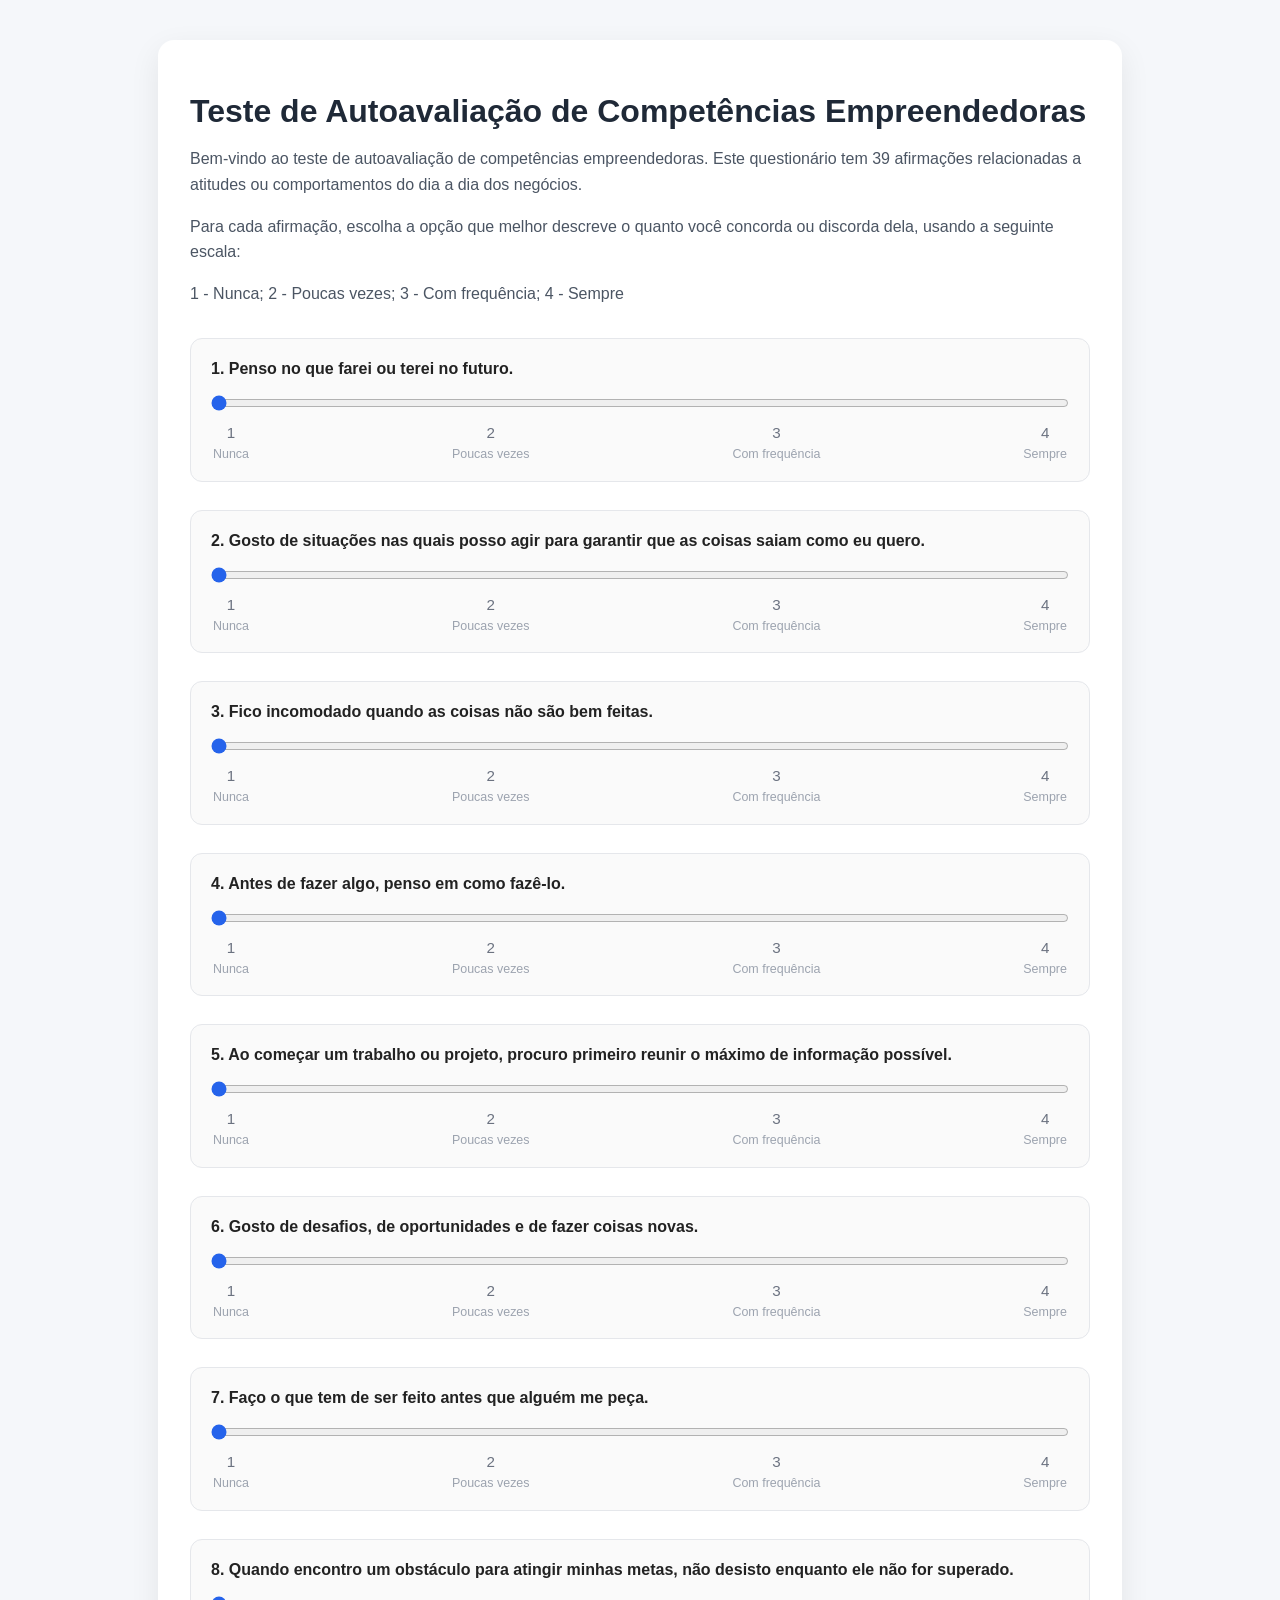
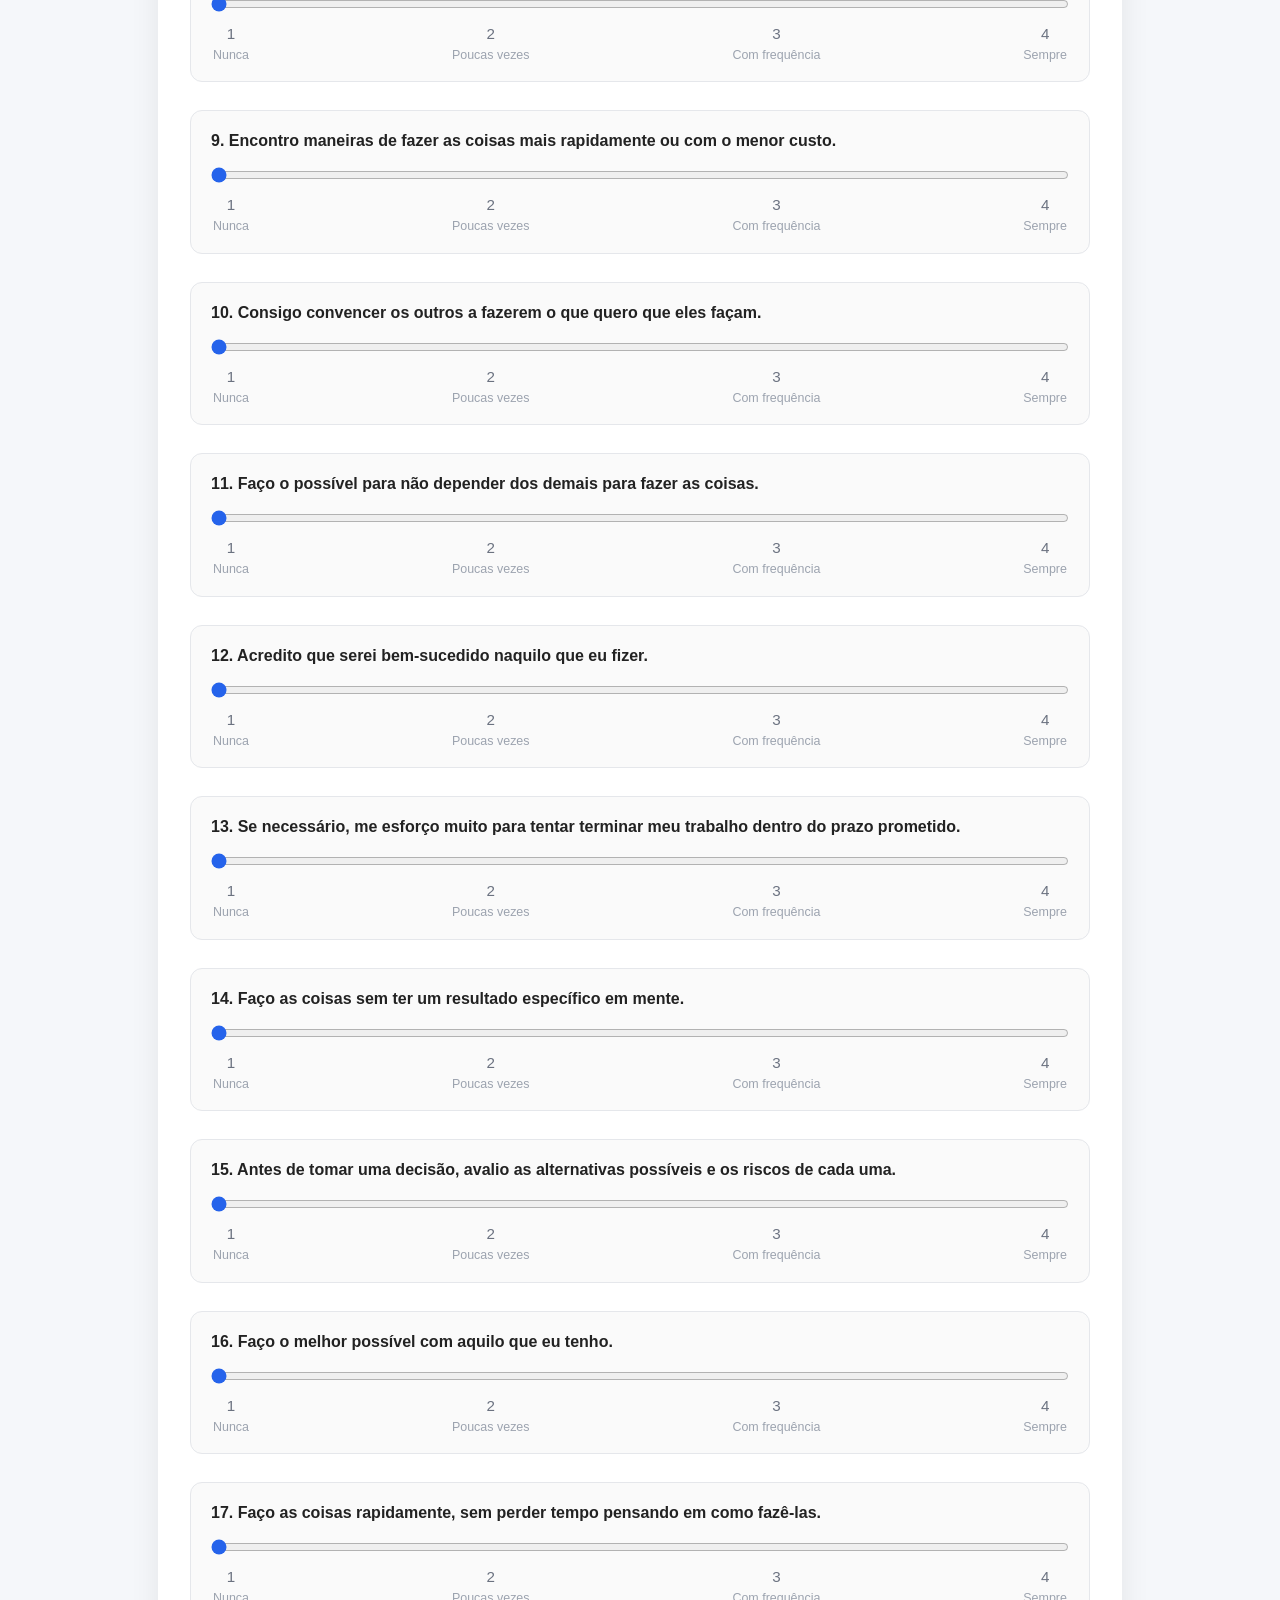
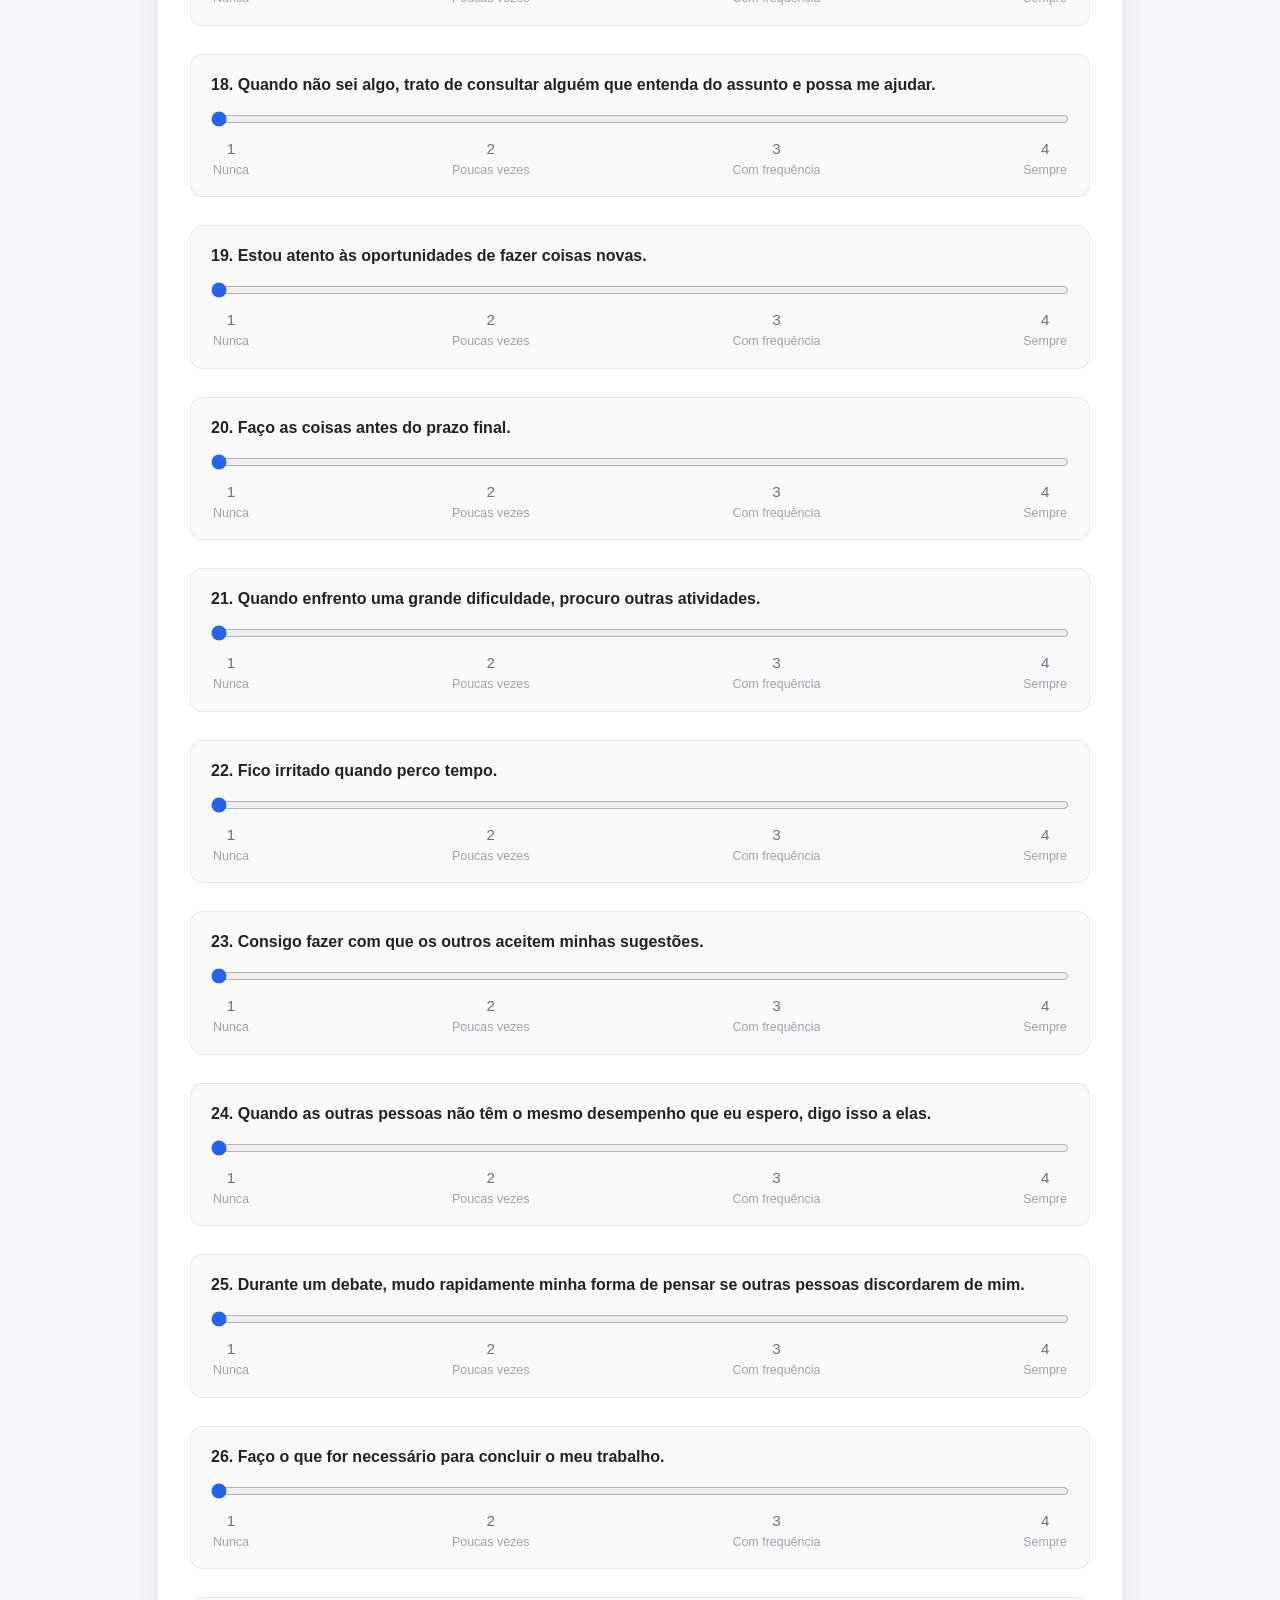
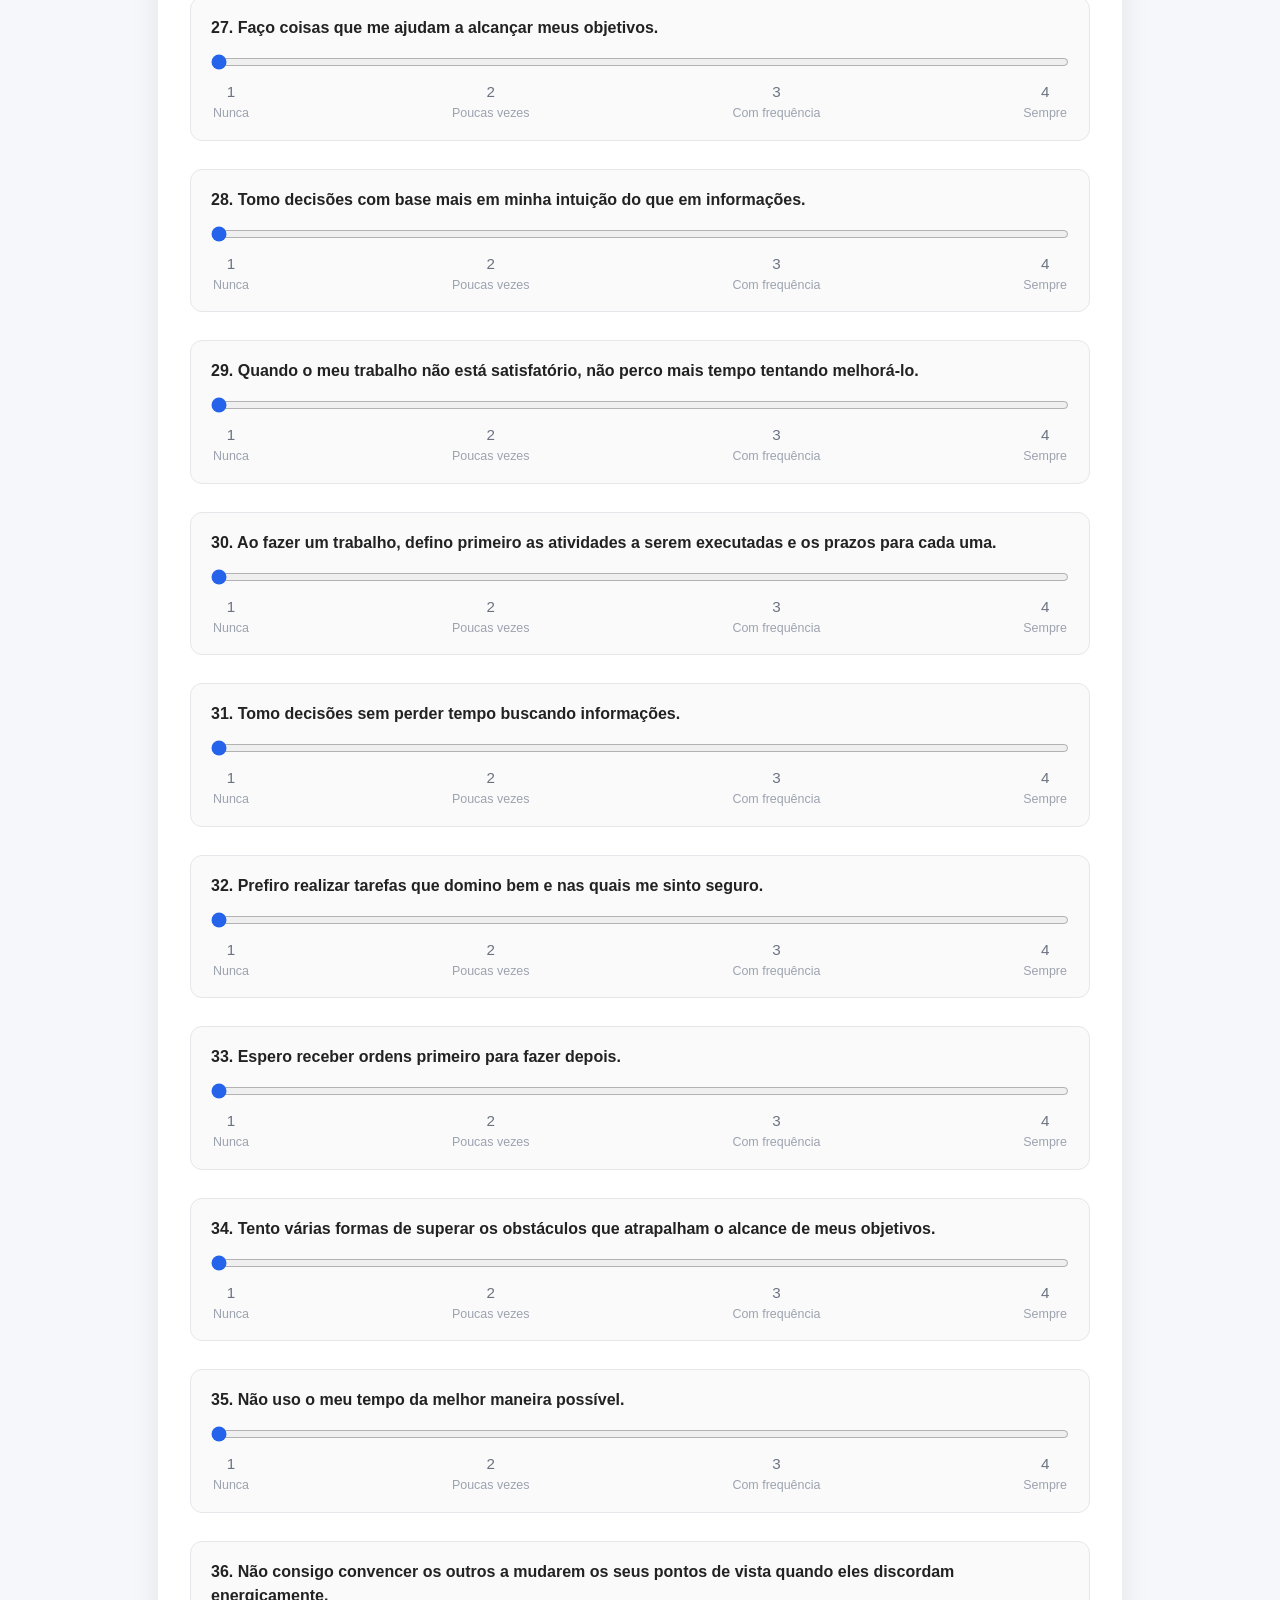
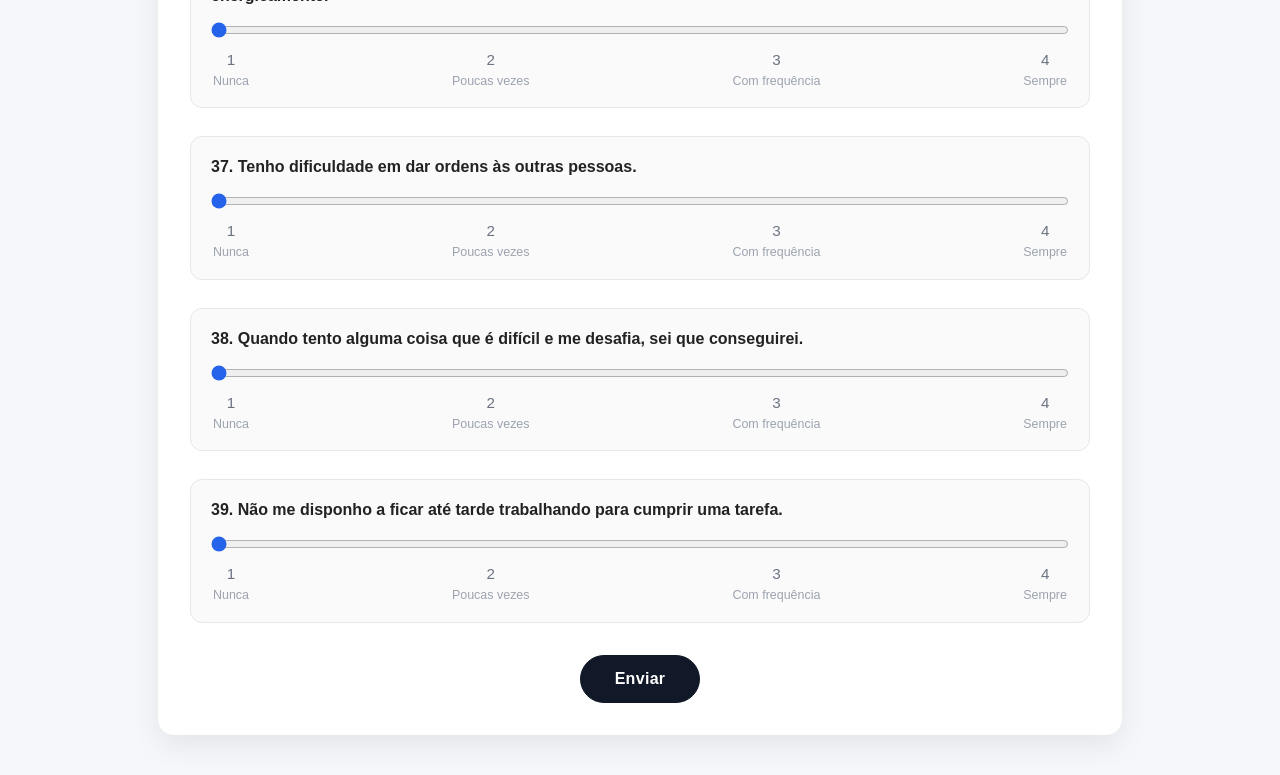
<file: index.html>
<!DOCTYPE html>
<html lang="pt-br">

<head>
    <meta charset="UTF-8">
    <meta name="viewport" content="width=device-width, initial-scale=1.0">
    <link rel="stylesheet" href="style.css">
    <title>Teste de Autoavaliação</title>
</head>

<body>
    <main class="container">
        <header>
            <h1>Teste de Autoavaliação de Competências Empreendedoras</h1>

            <p>
                Bem-vindo ao teste de autoavaliação de competências empreendedoras.
                Este questionário tem 39 afirmações relacionadas a atitudes ou comportamentos do dia a dia dos negócios.
            </p>

            <p>
                Para cada afirmação, escolha a opção que melhor descreve o quanto você concorda ou discorda dela,
                usando a seguinte escala:
            </p>

            <p>1 - Nunca; 2 - Poucas vezes; 3 - Com frequência; 4 - Sempre</p>
        </header>

        <form action="" class="questionnaire-form" id="formulario">

            <div class="question">
                <label for="question1">1. Penso no que farei ou terei no futuro.</label>
                <input type="range" id="question1" name="question1" min="1" max="4" step="1" value="1">
                <div class="range-values text">
                    <span>1<br><small>Nunca</small></span>
                    <span>2<br><small>Poucas vezes</small></span>
                    <span>3<br><small>Com frequência</small></span>
                    <span>4<br><small>Sempre</small></span>
                </div>
            </div>

            <div class="question">
                <label for="question2">2. Gosto de situações nas quais posso agir para garantir que as coisas saiam como eu quero.</label>
                <input type="range" id="question2" name="question2" min="1" max="4" step="1" value="1">
                <div class="range-values text">
                    <span>1<br><small>Nunca</small></span>
                    <span>2<br><small>Poucas vezes</small></span>
                    <span>3<br><small>Com frequência</small></span>
                    <span>4<br><small>Sempre</small></span>
                </div>
            </div>

            <div class="question">
                <label for="question3">3. Fico incomodado quando as coisas não são bem feitas.</label>
                <input type="range" id="question3" name="question3" min="1" max="4" step="1" value="1">
                <div class="range-values text">
                    <span>1<br><small>Nunca</small></span>
                    <span>2<br><small>Poucas vezes</small></span>
                    <span>3<br><small>Com frequência</small></span>
                    <span>4<br><small>Sempre</small></span>
                </div>
            </div>

            <div class="question">
                <label for="question4">4. Antes de fazer algo, penso em como fazê-lo.</label>
                <input type="range" id="question4" name="question4" min="1" max="4" step="1" value="1">
                <div class="range-values text">
                    <span>1<br><small>Nunca</small></span>
                    <span>2<br><small>Poucas vezes</small></span>
                    <span>3<br><small>Com frequência</small></span>
                    <span>4<br><small>Sempre</small></span>
                </div>
            </div>

            <div class="question">
                <label for="question5">5. Ao começar um trabalho ou projeto, procuro primeiro reunir o máximo de informação possível.</label>
                <input type="range" id="question5" name="question5" min="1" max="4" step="1" value="1">
                <div class="range-values text">
                    <span>1<br><small>Nunca</small></span>
                    <span>2<br><small>Poucas vezes</small></span>
                    <span>3<br><small>Com frequência</small></span>
                    <span>4<br><small>Sempre</small></span>
                </div>
            </div>

            <div class="question">
                <label for="question6">6. Gosto de desafios, de oportunidades e de fazer coisas novas.</label>
                <input type="range" id="question6" name="question6" min="1" max="4" step="1" value="1">
                <div class="range-values text">
                    <span>1<br><small>Nunca</small></span>
                    <span>2<br><small>Poucas vezes</small></span>
                    <span>3<br><small>Com frequência</small></span>
                    <span>4<br><small>Sempre</small></span>
                </div>
            </div>

            <div class="question">
                <label for="question7">7. Faço o que tem de ser feito antes que alguém me peça.</label>
                <input type="range" id="question7" name="question7" min="1" max="4" step="1" value="1">
                <div class="range-values text">
                    <span>1<br><small>Nunca</small></span>
                    <span>2<br><small>Poucas vezes</small></span>
                    <span>3<br><small>Com frequência</small></span>
                    <span>4<br><small>Sempre</small></span>
                </div>
            </div>

            <div class="question">
                <label for="question8">8. Quando encontro um obstáculo para atingir minhas metas, não desisto enquanto ele não for superado.</label>
                <input type="range" id="question8" name="question8" min="1" max="4" step="1" value="1">
                <div class="range-values text">
                    <span>1<br><small>Nunca</small></span>
                    <span>2<br><small>Poucas vezes</small></span>
                    <span>3<br><small>Com frequência</small></span>
                    <span>4<br><small>Sempre</small></span>
                </div>
            </div>

            <div class="question">
                <label for="question9">9. Encontro maneiras de fazer as coisas mais rapidamente ou com o menor custo.</label>
                <input type="range" id="question9" name="question9" min="1" max="4" step="1" value="1">
                <div class="range-values text">
                    <span>1<br><small>Nunca</small></span>
                    <span>2<br><small>Poucas vezes</small></span>
                    <span>3<br><small>Com frequência</small></span>
                    <span>4<br><small>Sempre</small></span>
                </div>
            </div>

            <div class="question">
                <label for="question10">10. Consigo convencer os outros a fazerem o que quero que eles façam.</label>
                <input type="range" id="question10" name="question10" min="1" max="4" step="1" value="1">
                <div class="range-values text">
                    <span>1<br><small>Nunca</small></span>
                    <span>2<br><small>Poucas vezes</small></span>
                    <span>3<br><small>Com frequência</small></span>
                    <span>4<br><small>Sempre</small></span>
                </div>
            </div>

            <div class="question">
                <label for="question11">11. Faço o possível para não depender dos demais para fazer as coisas.</label>
                <input type="range" id="question11" name="question11" min="1" max="4" step="1" value="1">
                <div class="range-values text">
                    <span>1<br><small>Nunca</small></span>
                    <span>2<br><small>Poucas vezes</small></span>
                    <span>3<br><small>Com frequência</small></span>
                    <span>4<br><small>Sempre</small></span>
                </div>
            </div>

            <div class="question">
                <label for="question12">12. Acredito que serei bem-sucedido naquilo que eu fizer.</label>
                <input type="range" id="question12" name="question12" min="1" max="4" step="1" value="1">
                <div class="range-values text">
                    <span>1<br><small>Nunca</small></span>
                    <span>2<br><small>Poucas vezes</small></span>
                    <span>3<br><small>Com frequência</small></span>
                    <span>4<br><small>Sempre</small></span>
                </div>
            </div>

            <div class="question">
                <label for="question13">13. Se necessário, me esforço muito para tentar terminar meu trabalho dentro do prazo prometido.</label>
                <input type="range" id="question13" name="question13" min="1" max="4" step="1" value="1">
                <div class="range-values text">
                    <span>1<br><small>Nunca</small></span>
                    <span>2<br><small>Poucas vezes</small></span>
                    <span>3<br><small>Com frequência</small></span>
                    <span>4<br><small>Sempre</small></span>
                </div>
            </div>

            <div class="question">
                <label for="question14">14. Faço as coisas sem ter um resultado específico em mente.</label>
                <input type="range" id="question14" name="question14" min="1" max="4" step="1" value="1">
                <div class="range-values text">
                    <span>1<br><small>Nunca</small></span>
                    <span>2<br><small>Poucas vezes</small></span>
                    <span>3<br><small>Com frequência</small></span>
                    <span>4<br><small>Sempre</small></span>
                </div>
            </div>

            <div class="question">
                <label for="question15">15. Antes de tomar uma decisão, avalio as alternativas possíveis e os riscos de cada uma.</label>
                <input type="range" id="question15" name="question15" min="1" max="4" step="1" value="1">
                <div class="range-values text">
                    <span>1<br><small>Nunca</small></span>
                    <span>2<br><small>Poucas vezes</small></span>
                    <span>3<br><small>Com frequência</small></span>
                    <span>4<br><small>Sempre</small></span>
                </div>
            </div>

            <div class="question">
                <label for="question16">16. Faço o melhor possível com aquilo que eu tenho.</label>
                <input type="range" id="question16" name="question16" min="1" max="4" step="1" value="1">
                <div class="range-values text">
                    <span>1<br><small>Nunca</small></span>
                    <span>2<br><small>Poucas vezes</small></span>
                    <span>3<br><small>Com frequência</small></span>
                    <span>4<br><small>Sempre</small></span>
                </div>
            </div>

            <div class="question">
                <label for="question17">17. Faço as coisas rapidamente, sem perder tempo pensando em como fazê-las.</label>
                <input type="range" id="question17" name="question17" min="1" max="4" step="1" value="1">
                <div class="range-values text">
                    <span>1<br><small>Nunca</small></span>
                    <span>2<br><small>Poucas vezes</small></span>
                    <span>3<br><small>Com frequência</small></span>
                    <span>4<br><small>Sempre</small></span>
                </div>
            </div>

            <div class="question">
                <label for="question18">18. Quando não sei algo, trato de consultar alguém que entenda do assunto e possa me ajudar.</label>
                <input type="range" id="question18" name="question18" min="1" max="4" step="1" value="1">
                <div class="range-values text">
                    <span>1<br><small>Nunca</small></span>
                    <span>2<br><small>Poucas vezes</small></span>
                    <span>3<br><small>Com frequência</small></span>
                    <span>4<br><small>Sempre</small></span>
                </div>
            </div>

            <div class="question">
                <label for="question19">19. Estou atento às oportunidades de fazer coisas novas.</label>
                <input type="range" id="question19" name="question19" min="1" max="4" step="1" value="1">
                <div class="range-values text">
                    <span>1<br><small>Nunca</small></span>
                    <span>2<br><small>Poucas vezes</small></span>
                    <span>3<br><small>Com frequência</small></span>
                    <span>4<br><small>Sempre</small></span>
                </div>
            </div>

            <div class="question">
                <label for="question20">20. Faço as coisas antes do prazo final.</label>
                <input type="range" id="question20" name="question20" min="1" max="4" step="1" value="1">
                <div class="range-values text">
                    <span>1<br><small>Nunca</small></span>
                    <span>2<br><small>Poucas vezes</small></span>
                    <span>3<br><small>Com frequência</small></span>
                    <span>4<br><small>Sempre</small></span>
                </div>
            </div>

            <div class="question">
                <label for="question21">21. Quando enfrento uma grande dificuldade, procuro outras atividades.</label>
                <input type="range" id="question21" name="question21" min="1" max="4" step="1" value="1">
                <div class="range-values text">
                    <span>1<br><small>Nunca</small></span>
                    <span>2<br><small>Poucas vezes</small></span>
                    <span>3<br><small>Com frequência</small></span>
                    <span>4<br><small>Sempre</small></span>
                </div>
            </div>

            <div class="question">
                <label for="question22">22. Fico irritado quando perco tempo.</label>
                <input type="range" id="question22" name="question22" min="1" max="4" step="1" value="1">
                <div class="range-values text">
                    <span>1<br><small>Nunca</small></span>
                    <span>2<br><small>Poucas vezes</small></span>
                    <span>3<br><small>Com frequência</small></span>
                    <span>4<br><small>Sempre</small></span>
                </div>
            </div>

            <div class="question">
                <label for="question23">23. Consigo fazer com que os outros aceitem minhas sugestões.</label>
                <input type="range" id="question23" name="question23" min="1" max="4" step="1" value="1">
                <div class="range-values text">
                    <span>1<br><small>Nunca</small></span>
                    <span>2<br><small>Poucas vezes</small></span>
                    <span>3<br><small>Com frequência</small></span>
                    <span>4<br><small>Sempre</small></span>
                </div>
            </div>

            <div class="question">
                <label for="question24">24. Quando as outras pessoas não têm o mesmo desempenho que eu espero, digo isso a elas.</label>
                <input type="range" id="question24" name="question24" min="1" max="4" step="1" value="1">
                <div class="range-values text">
                    <span>1<br><small>Nunca</small></span>
                    <span>2<br><small>Poucas vezes</small></span>
                    <span>3<br><small>Com frequência</small></span>
                    <span>4<br><small>Sempre</small></span>
                </div>
            </div>

            <div class="question">
                <label for="question25">25. Durante um debate, mudo rapidamente minha forma de pensar se outras pessoas discordarem de mim.</label>
                <input type="range" id="question25" name="question25" min="1" max="4" step="1" value="1">
                <div class="range-values text">
                    <span>1<br><small>Nunca</small></span>
                    <span>2<br><small>Poucas vezes</small></span>
                    <span>3<br><small>Com frequência</small></span>
                    <span>4<br><small>Sempre</small></span>
                </div>
            </div>

            <div class="question">
                <label for="question26">26. Faço o que for necessário para concluir o meu trabalho.</label>
                <input type="range" id="question26" name="question26" min="1" max="4" step="1" value="1">
                <div class="range-values text">
                    <span>1<br><small>Nunca</small></span>
                    <span>2<br><small>Poucas vezes</small></span>
                    <span>3<br><small>Com frequência</small></span>
                    <span>4<br><small>Sempre</small></span>
                </div>
            </div>

            <div class="question">
                <label for="question27">27. Faço coisas que me ajudam a alcançar meus objetivos.</label>
                <input type="range" id="question27" name="question27" min="1" max="4" step="1" value="1">
                <div class="range-values text">
                    <span>1<br><small>Nunca</small></span>
                    <span>2<br><small>Poucas vezes</small></span>
                    <span>3<br><small>Com frequência</small></span>
                    <span>4<br><small>Sempre</small></span>
                </div>
            </div>

            <div class="question">
                <label for="question28">28. Tomo decisões com base mais em minha intuição do que em informações.</label>
                <input type="range" id="question28" name="question28" min="1" max="4" step="1" value="1">
                <div class="range-values text">
                    <span>1<br><small>Nunca</small></span>
                    <span>2<br><small>Poucas vezes</small></span>
                    <span>3<br><small>Com frequência</small></span>
                    <span>4<br><small>Sempre</small></span>
                </div>
            </div>

            <div class="question">
                <label for="question29">29. Quando o meu trabalho não está satisfatório, não perco mais tempo tentando melhorá-lo.</label>
                <input type="range" id="question29" name="question29" min="1" max="4" step="1" value="1">
                <div class="range-values text">
                    <span>1<br><small>Nunca</small></span>
                    <span>2<br><small>Poucas vezes</small></span>
                    <span>3<br><small>Com frequência</small></span>
                    <span>4<br><small>Sempre</small></span>
                </div>
            </div>

            <div class="question">
                <label for="question30">30. Ao fazer um trabalho, defino primeiro as atividades a serem executadas e os prazos para cada uma.</label>
                <input type="range" id="question30" name="question30" min="1" max="4" step="1" value="1">
                <div class="range-values text">
                    <span>1<br><small>Nunca</small></span>
                    <span>2<br><small>Poucas vezes</small></span>
                    <span>3<br><small>Com frequência</small></span>
                    <span>4<br><small>Sempre</small></span>
                </div>
            </div>

            <div class="question">
                <label for="question31">31. Tomo decisões sem perder tempo buscando informações.</label>
                <input type="range" id="question31" name="question31" min="1" max="4" step="1" value="1">
                <div class="range-values text">
                    <span>1<br><small>Nunca</small></span>
                    <span>2<br><small>Poucas vezes</small></span>
                    <span>3<br><small>Com frequência</small></span>
                    <span>4<br><small>Sempre</small></span>
                </div>
            </div>

            <div class="question">
                <label for="question32">32. Prefiro realizar tarefas que domino bem e nas quais me sinto seguro.</label>
                <input type="range" id="question32" name="question32" min="1" max="4" step="1" value="1">
                <div class="range-values text">
                    <span>1<br><small>Nunca</small></span>
                    <span>2<br><small>Poucas vezes</small></span>
                    <span>3<br><small>Com frequência</small></span>
                    <span>4<br><small>Sempre</small></span>
                </div>
            </div>

            <div class="question">
                <label for="question33">33. Espero receber ordens primeiro para fazer depois.</label>
                <input type="range" id="question33" name="question33" min="1" max="4" step="1" value="1">
                <div class="range-values text">
                    <span>1<br><small>Nunca</small></span>
                    <span>2<br><small>Poucas vezes</small></span>
                    <span>3<br><small>Com frequência</small></span>
                    <span>4<br><small>Sempre</small></span>
                </div>
            </div>

            <div class="question">
                <label for="question34">34. Tento várias formas de superar os obstáculos que atrapalham o alcance de meus objetivos.</label>
                <input type="range" id="question34" name="question34" min="1" max="4" step="1" value="1">
                <div class="range-values text">
                    <span>1<br><small>Nunca</small></span>
                    <span>2<br><small>Poucas vezes</small></span>
                    <span>3<br><small>Com frequência</small></span>
                    <span>4<br><small>Sempre</small></span>
                </div>
            </div>

            <div class="question">
                <label for="question35">35. Não uso o meu tempo da melhor maneira possível.</label>
                <input type="range" id="question35" name="question35" min="1" max="4" step="1" value="1">
                <div class="range-values text">
                    <span>1<br><small>Nunca</small></span>
                    <span>2<br><small>Poucas vezes</small></span>
                    <span>3<br><small>Com frequência</small></span>
                    <span>4<br><small>Sempre</small></span>
                </div>
            </div>

            <div class="question">
                <label for="question36">36. Não consigo convencer os outros a mudarem os seus pontos de vista quando eles discordam energicamente.</label>
                <input type="range" id="question36" name="question36" min="1" max="4" step="1" value="1">
                <div class="range-values text">
                    <span>1<br><small>Nunca</small></span>
                    <span>2<br><small>Poucas vezes</small></span>
                    <span>3<br><small>Com frequência</small></span>
                    <span>4<br><small>Sempre</small></span>
                </div>
            </div>

            <div class="question">
                <label for="question37">37. Tenho dificuldade em dar ordens às outras pessoas.</label>
                <input type="range" id="question37" name="question37" min="1" max="4" step="1" value="1">
                <div class="range-values text">
                    <span>1<br><small>Nunca</small></span>
                    <span>2<br><small>Poucas vezes</small></span>
                    <span>3<br><small>Com frequência</small></span>
                    <span>4<br><small>Sempre</small></span>
                </div>
            </div>

            <div class="question">
                <label for="question38">38. Quando tento alguma coisa que é difícil e me desafia, sei que conseguirei.</label>
                <input type="range" id="question38" name="question38" min="1" max="4" step="1" value="1">
                <div class="range-values text">
                    <span>1<br><small>Nunca</small></span>
                    <span>2<br><small>Poucas vezes</small></span>
                    <span>3<br><small>Com frequência</small></span>
                    <span>4<br><small>Sempre</small></span>
                </div>
            </div>

            <div class="question">
                <label for="question39">39. Não me disponho a ficar até tarde trabalhando para cumprir uma tarefa.</label>
                <input type="range" id="question39" name="question39" min="1" max="4" step="1" value="1">
                <div class="range-values text">
                    <span>1<br><small>Nunca</small></span>
                    <span>2<br><small>Poucas vezes</small></span>
                    <span>3<br><small>Com frequência</small></span>
                    <span>4<br><small>Sempre</small></span>
                </div>
            </div>

            <div class="submit-button">
                <button type="submit">Enviar</button>
            </div>
        </form>
    </main>
<script src="scripts.js"></script>

</body>

</html>
</file>
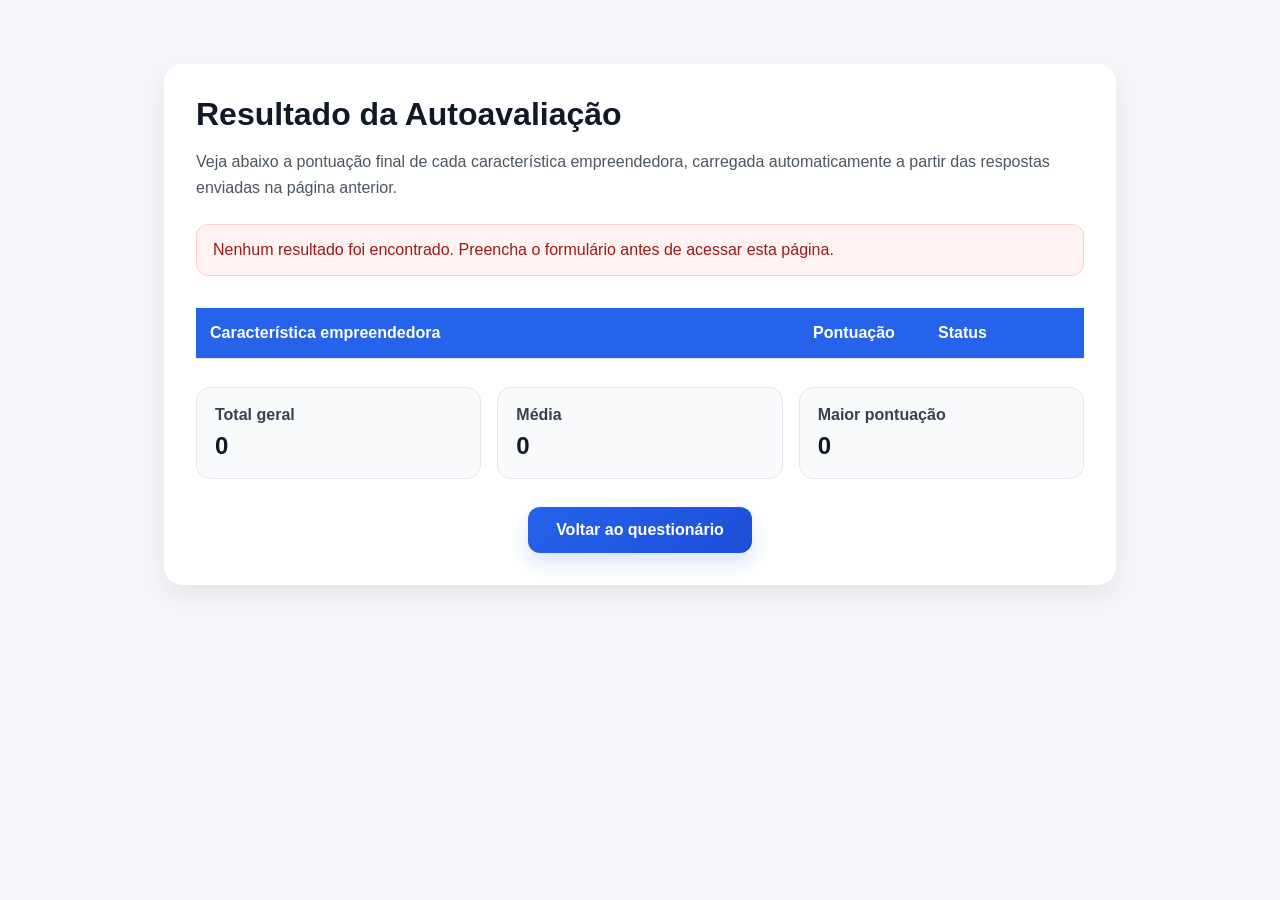
<file: resultado.html>
<!DOCTYPE html>
<html lang="pt-br">

<head>
    <meta charset="UTF-8">
    <meta name="viewport" content="width=device-width, initial-scale=1.0">
    <title>Resultado da Autoavaliação</title>
    <style>
        * {
            box-sizing: border-box;
        }

        body {
            margin: 0;
            font-family: Arial, sans-serif;
            background: #f5f7fb;
            color: #1f2937;
        }

        .container {
            max-width: 1000px;
            margin: 40px auto;
            padding: 24px;
        }

        .card {
            background: #ffffff;
            border-radius: 18px;
            box-shadow: 0 10px 30px rgba(0, 0, 0, 0.08);
            padding: 32px;
        }

        h1 {
            margin: 0 0 12px;
            font-size: 2rem;
            color: #111827;
        }

        p {
            color: #4b5563;
            line-height: 1.6;
            margin-bottom: 24px;
        }

        .alert {
            display: none;
            margin-bottom: 20px;
            padding: 16px;
            border-radius: 12px;
            background: #fef2f2;
            border: 1px solid #fecaca;
            color: #991b1b;
        }

        .table-wrapper {
            overflow-x: auto;
        }

        table {
            width: 100%;
            border-collapse: collapse;
            margin-top: 12px;
        }

        thead {
            background: #2563eb;
            color: #ffffff;
        }

        th,
        td {
            padding: 16px 14px;
            text-align: left;
            border-bottom: 1px solid #e5e7eb;
        }

        tbody tr:nth-child(even) {
            background: #f9fafb;
        }

        tbody tr:hover {
            background: #eef4ff;
        }

        .score {
            width: 140px;
            text-align: center;
            font-weight: 700;
        }

        .status {
            width: 160px;
        }

        .badge {
            display: inline-block;
            padding: 6px 12px;
            border-radius: 999px;
            font-size: 0.9rem;
            font-weight: 700;
        }

        .alta {
            background: #dcfce7;
            color: #166534;
        }

        .media {
            background: #fef3c7;
            color: #92400e;
        }

        .baixa {
            background: #fee2e2;
            color: #991b1b;
        }

        .summary {
            margin-top: 28px;
            display: grid;
            grid-template-columns: repeat(auto-fit, minmax(220px, 1fr));
            gap: 16px;
        }

        .summary-box {
            background: #f9fafb;
            border: 1px solid #e5e7eb;
            border-radius: 14px;
            padding: 18px;
        }

        .summary-box h2 {
            font-size: 1rem;
            margin: 0 0 8px;
            color: #374151;
        }

        .summary-box strong {
            font-size: 1.5rem;
            color: #111827;
        }

        .actions {
            margin-top: 28px;
            text-align: center;
        }

        .btn {
            display: inline-block;
            text-decoration: none;
            background: linear-gradient(135deg, #2563eb, #1d4ed8);
            color: #ffffff;
            padding: 14px 28px;
            border-radius: 12px;
            font-weight: 700;
            transition: transform 0.2s ease, box-shadow 0.2s ease;
            box-shadow: 0 10px 20px rgba(37, 99, 235, 0.18);
        }

        .btn:hover {
            transform: translateY(-2px);
            box-shadow: 0 14px 24px rgba(37, 99, 235, 0.24);
        }

        @media (max-width: 768px) {
            .card {
                padding: 20px;
            }

            h1 {
                font-size: 1.6rem;
            }

            th,
            td {
                padding: 12px 10px;
            }
        }
    </style>
</head>

<body>
    <main class="container">
        <section class="card">
            <h1>Resultado da Autoavaliação</h1>
            <p> Veja abaixo a pontuação final de cada característica empreendedora, carregada automaticamente a partir
                das respostas enviadas na página anterior. </p>
            <div id="alerta" class="alert"> Nenhum resultado foi encontrado. Preencha o formulário antes de acessar esta
                página. </div>
            <div class="table-wrapper">
                <table>
                    <thead>
                        <tr>
                            <th>Característica empreendedora</th>
                            <th class="score">Pontuação</th>
                            <th class="status">Status</th>
                        </tr>
                    </thead>
                    <tbody id="tabelaResultados"></tbody>
                </table>
            </div>
            <div class="summary">
                <div class="summary-box">
                    <h2>Total geral</h2> <strong id="totalGeral">0</strong>
                </div>
                <div class="summary-box">
                    <h2>Média</h2> <strong id="mediaGeral">0</strong>
                </div>
                <div class="summary-box">
                    <h2>Maior pontuação</h2> <strong id="maiorPontuacao">0</strong>
                </div>
            </div>
            <div class="actions"> <a href="index.html" class="btn">Voltar ao questionário</a> </div>
        </section>
    </main>
    <script> document.addEventListener("DOMContentLoaded", function () { const resultados = [{ nome: "Estabelecimento de metas", chave: "est_de_met" }, { nome: "Riscos calculados", chave: "ris_calc" }, { nome: "Qualidade", chave: "qual" }, { nome: "Planejamento", chave: "plan" }, { nome: "Busca de Informações", chave: "busc_info" }, { nome: "Busca de oportunidades", chave: "busc_opor" }, { nome: "Iniciativa própria", chave: "init_prop" }, { nome: "Persistência", chave: "persis" }, { nome: "Eficiência", chave: "efic" }, { nome: "Persuasão", chave: "persua" }, { nome: "Necessidade de independência", chave: "necess_de_idp" }, { nome: "Autoconfiança", chave: "autoconf" }, { nome: "Comprometimento", chave: "compr" }]; const tabela = document.getElementById("tabelaResultados"); const alerta = document.getElementById("alerta"); const totalGeralEl = document.getElementById("totalGeral"); const mediaGeralEl = document.getElementById("mediaGeral"); const maiorPontuacaoEl = document.getElementById("maiorPontuacao"); let totalGeral = 0; let maiorPontuacao = 0; let encontrouDados = false; function classificarPontuacao(valor) { if (valor >= 10) { return { texto: "Alta", classe: "alta" }; } else if (valor >= 7) { return { texto: "Média", classe: "media" }; } else { return { texto: "Baixa", classe: "baixa" }; } } resultados.forEach(item => { const valorSalvo = localStorage.getItem(item.chave); const pontuacao = valorSalvo !== null ? parseInt(valorSalvo, 10) : null; if (pontuacao !== null && !isNaN(pontuacao)) { encontrouDados = true; totalGeral += pontuacao; if (pontuacao > maiorPontuacao) { maiorPontuacao = pontuacao; } const classificacao = classificarPontuacao(pontuacao); const linha = document.createElement("tr"); linha.innerHTML = ` <td>${item.nome}</td> <td class="score">${pontuacao}</td> <td class="status"> <span class="badge ${classificacao.classe}">${classificacao.texto}</span> </td> `; tabela.appendChild(linha); } }); if (!encontrouDados) { alerta.style.display = "block"; totalGeralEl.textContent = "0"; mediaGeralEl.textContent = "0"; maiorPontuacaoEl.textContent = "0"; return; } totalGeralEl.textContent = totalGeral; mediaGeralEl.textContent = (totalGeral / resultados.length).toFixed(1); maiorPontuacaoEl.textContent = maiorPontuacao; }); </script>
</body>

</html>
</file>
<file: style.css>
body {
    font-family: Arial, sans-serif;
    background: #f5f7fa;
    margin: 0;
    padding: 40px 20px;
    color: #222;
}

.container {
    max-width: 900px;
    margin: 0 auto;
    background: #fff;
    padding: 32px;
    border-radius: 16px;
    box-shadow: 0 10px 30px rgba(0, 0, 0, 0.08);
}

header {
    margin-bottom: 32px;
}

header h1 {
    font-size: 2rem;
    margin-bottom: 16px;
    color: #1f2937;
}

header p {
    font-size: 1rem;
    line-height: 1.6;
    color: #4b5563;
    margin-bottom: 10px;
}

.question {
    margin-bottom: 28px;
    padding: 18px 20px;
    border: 1px solid #e5e7eb;
    border-radius: 12px;
    background: #fafafa;
}

.question label {
    display: block;
    font-size: 1rem;
    font-weight: 600;
    margin-bottom: 14px;
    line-height: 1.5;
}

input[type="range"] {
    width: 100%;
    margin: 0;
    accent-color: #2563eb;
    cursor: pointer;
}

.range-values {
    display: flex;
    justify-content: space-between;
    margin-top: 8px;
    padding: 0 2px;
    font-size: 0.95rem;
    color: #6b7280;
}

.range-values span {
    text-align: center;
    min-width: 24px;
}

.range-values.text span {
    font-size: 0.95rem;
    line-height: 1.3;
}

.range-values.text small {
    font-size: 0.78rem;
    color: #9ca3af;
}

.submit-button {
    text-align: center;
    margin-top: 30px;
}

input[type="submit"] {
    background: #2563eb;
    color: #fff;
    border: none;
    padding: 14px 28px;
    font-size: 1rem;
    border-radius: 10px;
    cursor: pointer;
    transition: 0.2s ease;
}

input[type="submit"]:hover {
    background: #1d4ed8;
}

.submit-button {
    text-align: center;
    margin-top: 32px;
}

.submit-button button {
    background-color: #111827;
    color: #ffffff;
    border: 1px solid #111827;
    border-radius: 999px;
    padding: 14px 34px;
    font-size: 1rem;
    font-weight: 600;
    font-family: inherit;
    letter-spacing: 0.3px;
    cursor: pointer;
    transition: all 0.25s ease;
}

.submit-button button:hover {
    background-color: #1f2937;
    border-color: #1f2937;
    transform: translateY(-1px);
}

.submit-button button:focus-visible {
    outline: 3px solid rgba(17, 24, 39, 0.2);
    outline-offset: 4px;
}
</file>
